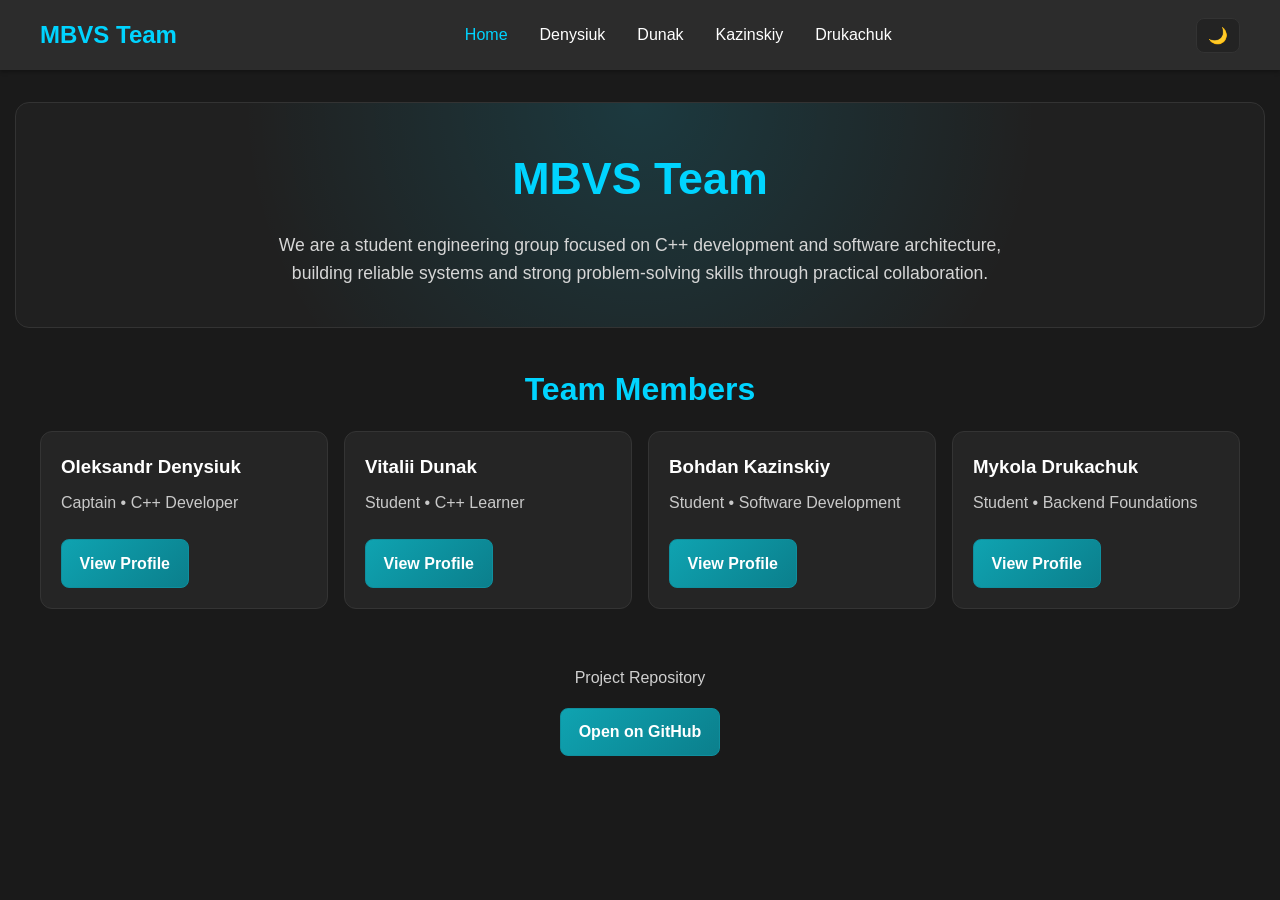
<file: index.html>
<!DOCTYPE html>
<html lang="en">
<head>
    <meta charset="UTF-8">
    <meta name="viewport" content="width=device-width, initial-scale=1.0">
    <title>MBVS Team</title>
    <link rel="stylesheet" href="style.css">
</head>
<body>
    <nav class="navbar">
        <div class="nav-container">
            <h2 class="nav-title">MBVS Team</h2>
            <ul class="nav-links">
                <li><a href="index.html" class="active" aria-current="page">Home</a></li>
                <li><a href="denisyuk.html">Denysiuk</a></li>
                <li><a href="Dunak.html">Dunak</a></li>
                <li><a href="kazinskiy.html">Kazinskiy</a></li>
                <li><a href="drukachuk.html">Drukachuk</a></li>
            </ul>
            <button class="theme-toggle-btn" id="theme-toggle" type="button" aria-label="Toggle theme">🌙</button>
        </div>
    </nav>

    <main>
        <section class="hero-section" aria-labelledby="hero-title">
            <h1 id="hero-title">MBVS Team</h1>
            <p>
                We are a student engineering group focused on C++ development and software architecture,
                building reliable systems and strong problem-solving skills through practical collaboration.
            </p>
        </section>

        <section class="members-section" aria-labelledby="members-title">
            <h2 id="members-title">Team Members</h2>
            <div class="members-grid">
                <article class="member-card">
                    <h3>Oleksandr Denysiuk</h3>
                    <p>Captain • C++ Developer</p>
                    <a class="btn-primary" href="denisyuk.html">View Profile</a>
                </article>

                <article class="member-card">
                    <h3>Vitalii Dunak</h3>
                    <p>Student • C++ Learner</p>
                    <a class="btn-primary" href="Dunak.html">View Profile</a>
                </article>

                <article class="member-card">
                    <h3>Bohdan Kazinskiy</h3>
                    <p>Student • Software Development</p>
                    <a class="btn-primary" href="kazinskiy.html">View Profile</a>
                </article>

                <article class="member-card">
                    <h3>Mykola Drukachuk</h3>
                    <p>Student • Backend Foundations</p>
                    <a class="btn-primary" href="drukachuk.html">View Profile</a>
                </article>
            </div>
        </section>
    </main>

    <footer class="home-footer">
        <p>Project Repository</p>
        <a class="btn-primary" href="https://github.com/Stranick7/softserve-homework" target="_blank" rel="noopener noreferrer">Open on GitHub</a>
    </footer>
    <script src="script.js"></script>
</body>
</html>
</file>
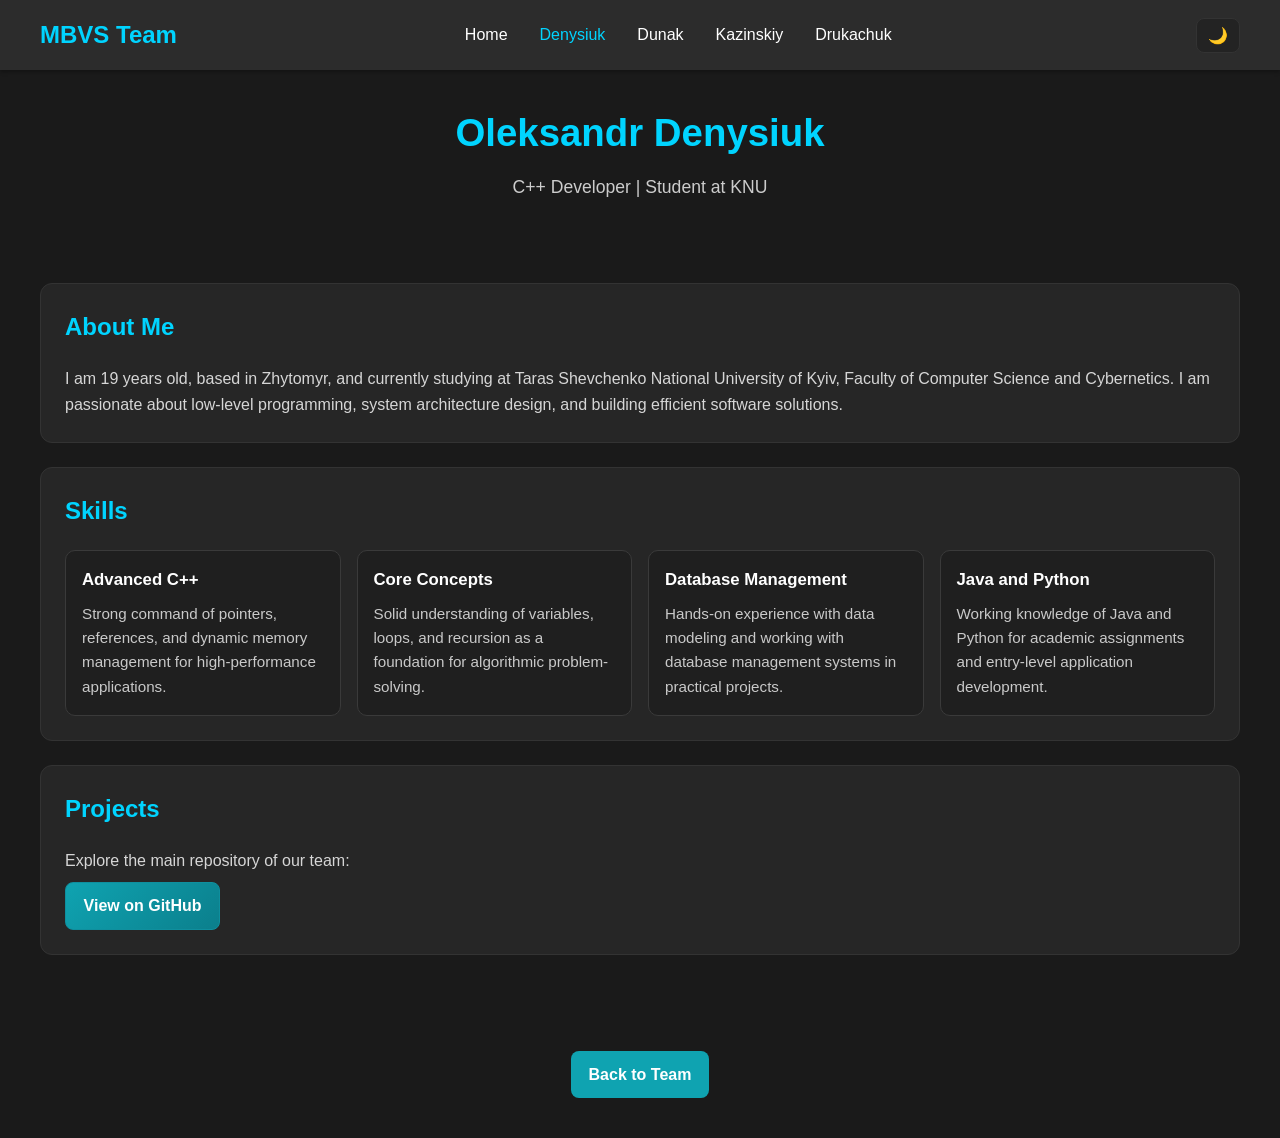
<file: denisyuk.html>
<!DOCTYPE html>
<html lang="en">
<head>
    <meta charset="UTF-8">
    <meta name="viewport" content="width=device-width, initial-scale=1.0">
    <title>Oleksandr Denysiuk – Profile</title>
    <link rel="stylesheet" href="style.css">
</head>
<body>
    <nav class="navbar">
        <div class="nav-container">
            <h2 class="nav-title">MBVS Team</h2>
            <ul class="nav-links">
                <li><a href="index.html">Home</a></li>
                <li><a href="denisyuk.html" class="active" aria-current="page">Denysiuk</a></li>
                <li><a href="Dunak.html">Dunak</a></li>
                <li><a href="kazinskiy.html">Kazinskiy</a></li>
                <li><a href="drukachuk.html">Drukachuk</a></li>
            </ul>
            <button class="theme-toggle-btn" id="theme-toggle" type="button" aria-label="Toggle theme">🌙</button>
        </div>
    </nav>

    <header class="profile-main profile-header">
        <h1>Oleksandr Denysiuk</h1>
        <p>C++ Developer | Student at KNU</p>
    </header>

    <main class="profile-main">
        <section class="profile-section" aria-labelledby="about-title">
            <h2 id="about-title">About Me</h2>
            <p>
                I am 19 years old, based in Zhytomyr, and currently studying at Taras Shevchenko National
                University of Kyiv, Faculty of Computer Science and Cybernetics. I am passionate about
                low-level programming, system architecture design, and building efficient software solutions.
            </p>
        </section>

        <section class="profile-section" aria-labelledby="skills-title">
            <h2 id="skills-title">Skills</h2>
            <div class="skills-grid">
                <article class="skill-card">
                    <h3>Advanced C++</h3>
                    <p>Strong command of pointers, references, and dynamic memory management for high-performance applications.</p>
                </article>
                <article class="skill-card">
                    <h3>Core Concepts</h3>
                    <p>Solid understanding of variables, loops, and recursion as a foundation for algorithmic problem-solving.</p>
                </article>
                <article class="skill-card">
                    <h3>Database Management</h3>
                    <p>Hands-on experience with data modeling and working with database management systems in practical projects.</p>
                </article>
                <article class="skill-card">
                    <h3>Java and Python</h3>
                    <p>Working knowledge of Java and Python for academic assignments and entry-level application development.</p>
                </article>
            </div>
        </section>

        <section class="profile-section" aria-labelledby="projects-title">
            <h2 id="projects-title">Projects</h2>
            <p>Explore the main repository of our team:</p>
            <a href="https://github.com/Stranick7/softserve-homework" target="_blank" rel="noopener noreferrer" class="btn-primary">View on GitHub</a>
        </section>
    </main>

    <footer class="page-footer">
        <a class="back-button" href="index.html">Back to Team</a>
    </footer>
    <script src="script.js"></script>
</body>
</html>
</file>
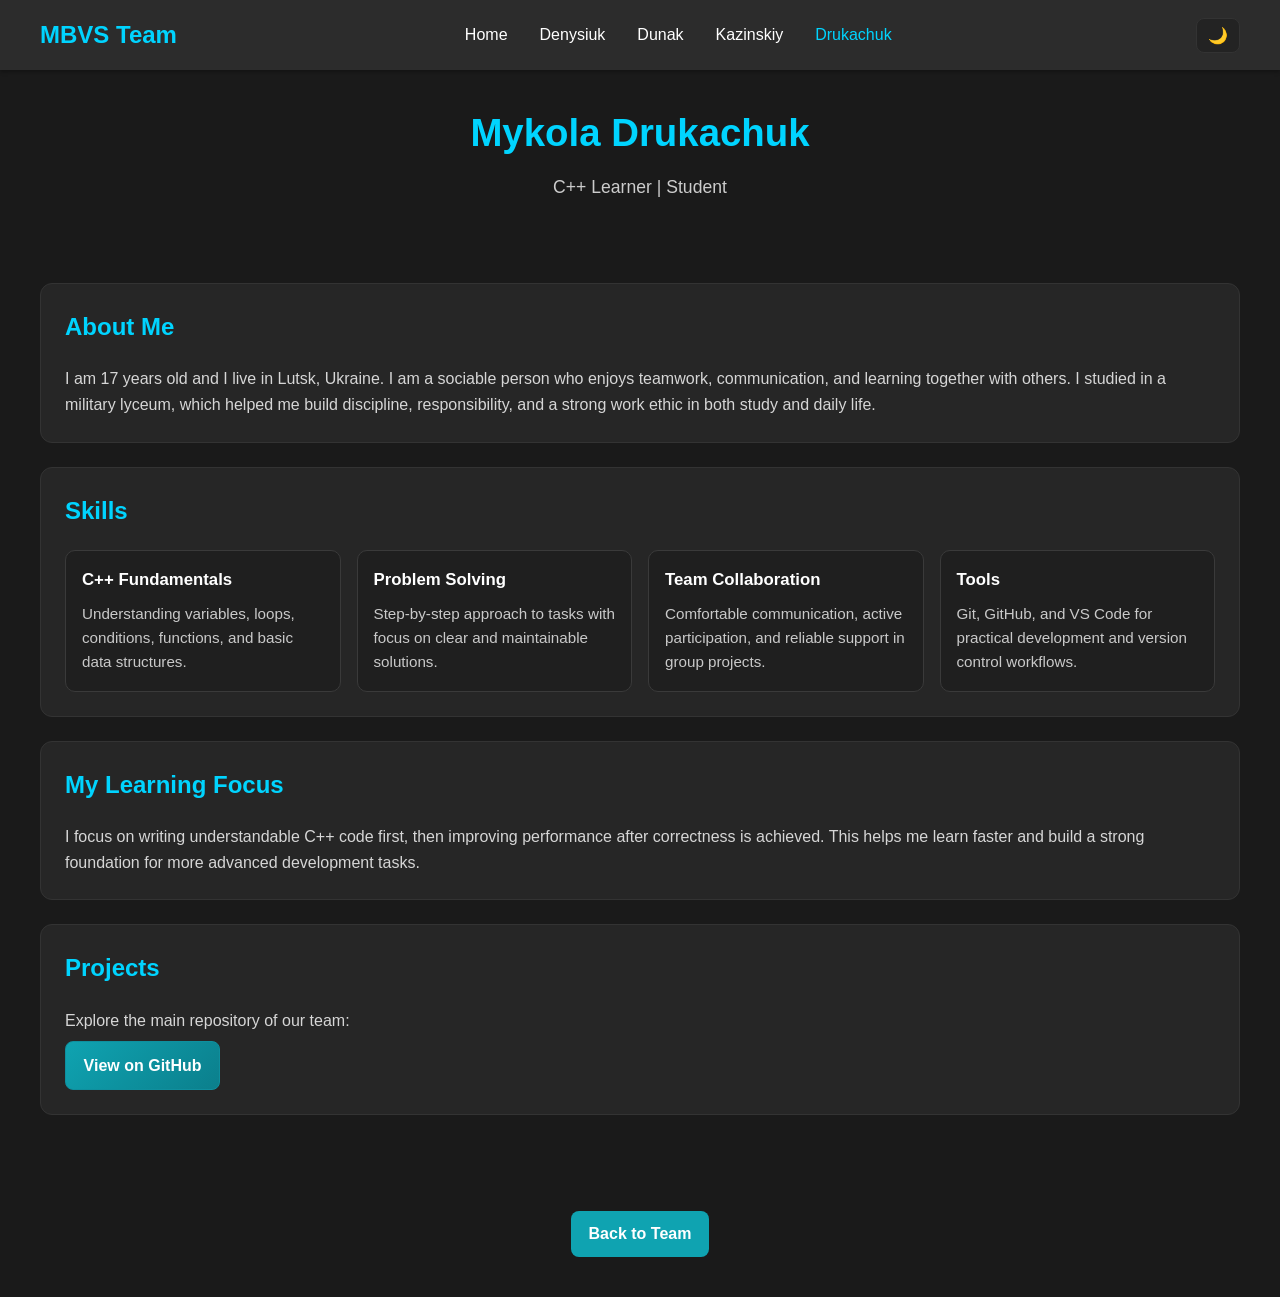
<file: drukachuk.html>
<!DOCTYPE html>
<html lang="en">
<head>
    <meta charset="UTF-8">
    <meta name="viewport" content="width=device-width, initial-scale=1.0">
    <title>Mykola Drukachuk - Profile</title>
    <link rel="stylesheet" href="style.css">
</head>
<body>
    <nav class="navbar">
        <div class="nav-container">
            <h2 class="nav-title">MBVS Team</h2>
            <ul class="nav-links">
                <li><a href="index.html">Home</a></li>
                <li><a href="denisyuk.html">Denysiuk</a></li>
                <li><a href="Dunak.html">Dunak</a></li>
                <li><a href="kazinskiy.html">Kazinskiy</a></li>
                <li><a href="drukachuk.html" class="active" aria-current="page">Drukachuk</a></li>
            </ul>
            <button class="theme-toggle-btn" id="theme-toggle" type="button" aria-label="Toggle theme">🌙</button>
        </div>
    </nav>

    <header class="profile-main profile-header">
        <h1>Mykola Drukachuk</h1>
        <p>C++ Learner | Student</p>
    </header>

    <main class="profile-main">
        <section class="profile-section" aria-labelledby="about-title">
            <h2 id="about-title">About Me</h2>
            <p>
                I am 17 years old and I live in Lutsk, Ukraine. I am a sociable person who enjoys teamwork,
                communication, and learning together with others. I studied in a military lyceum, which helped
                me build discipline, responsibility, and a strong work ethic in both study and daily life.
            </p>
        </section>

        <section class="profile-section" aria-labelledby="skills-title">
            <h2 id="skills-title">Skills</h2>
            <div class="skills-grid">
                <article class="skill-card">
                    <h3>C++ Fundamentals</h3>
                    <p>Understanding variables, loops, conditions, functions, and basic data structures.</p>
                </article>
                <article class="skill-card">
                    <h3>Problem Solving</h3>
                    <p>Step-by-step approach to tasks with focus on clear and maintainable solutions.</p>
                </article>
                <article class="skill-card">
                    <h3>Team Collaboration</h3>
                    <p>Comfortable communication, active participation, and reliable support in group projects.</p>
                </article>
                <article class="skill-card">
                    <h3>Tools</h3>
                    <p>Git, GitHub, and VS Code for practical development and version control workflows.</p>
                </article>
            </div>
        </section>

        <section class="profile-section" aria-labelledby="focus-title">
            <h2 id="focus-title">My Learning Focus</h2>
            <p>
                I focus on writing understandable C++ code first, then improving performance after correctness is achieved.
                This helps me learn faster and build a strong foundation for more advanced development tasks.
            </p>
        </section>

        <section class="profile-section" aria-labelledby="projects-title">
            <h2 id="projects-title">Projects</h2>
            <p>Explore the main repository of our team:</p>
            <a href="https://github.com/Stranick7/softserve-homework" target="_blank" rel="noopener noreferrer" class="btn-primary">View on GitHub</a>
        </section>
    </main>

    <footer class="page-footer">
        <a href="index.html" class="back-button">Back to Team</a>
    </footer>

    <script src="script.js"></script>
</body>
</html>
</file>
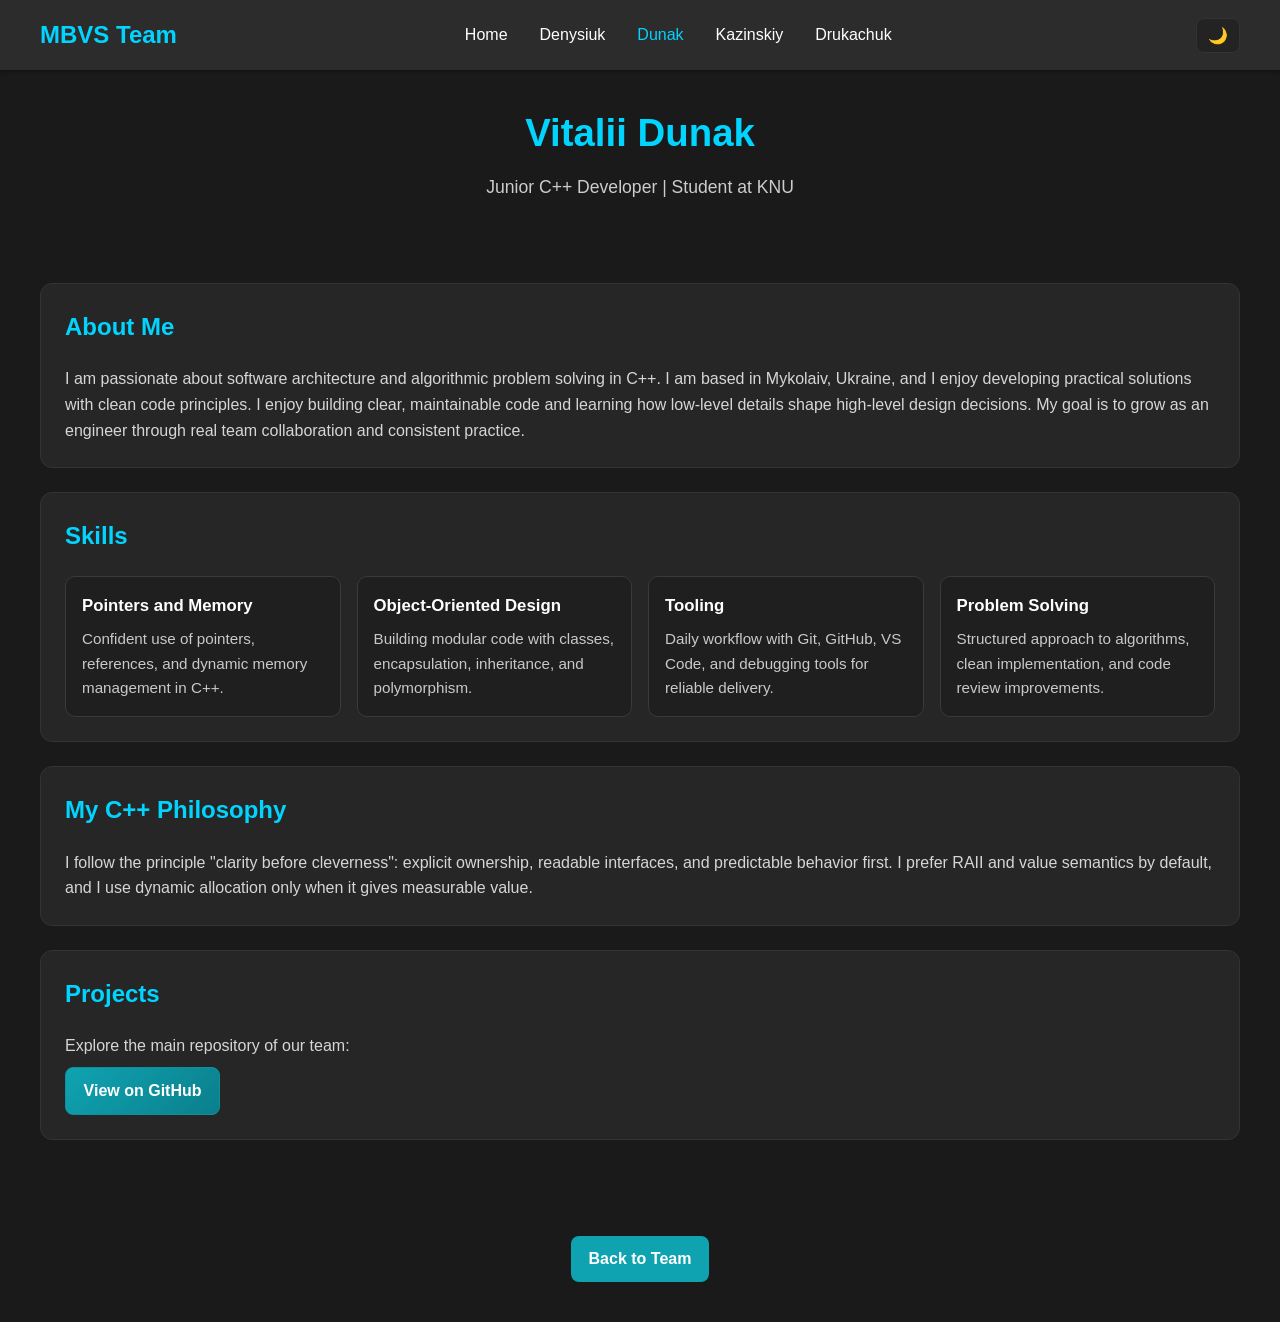
<file: Dunak.html>
<!DOCTYPE html>
<html lang="en">
<head>
    <meta charset="UTF-8">
    <meta name="viewport" content="width=device-width, initial-scale=1.0">
    <title>Vitalii Dunak - Profile</title>
    <link rel="stylesheet" href="style.css">
</head>
<body>
    <nav class="navbar">
        <div class="nav-container">
            <h2 class="nav-title">MBVS Team</h2>
            <ul class="nav-links">
                <li><a href="index.html">Home</a></li>
                <li><a href="denisyuk.html">Denysiuk</a></li>
                <li><a href="Dunak.html" class="active" aria-current="page">Dunak</a></li>
                <li><a href="kazinskiy.html">Kazinskiy</a></li>
                <li><a href="drukachuk.html">Drukachuk</a></li>
            </ul>
            <button class="theme-toggle-btn" id="theme-toggle" type="button" aria-label="Toggle theme">🌙</button>
        </div>
    </nav>

    <header class="profile-main profile-header" aria-labelledby="profile-title">
        <h1 id="profile-title">Vitalii Dunak</h1>
        <p>Junior C++ Developer | Student at KNU</p>
    </header>

    <main class="profile-main">
        <section class="profile-section" aria-labelledby="about-title">
            <h2 id="about-title">About Me</h2>
            <p>
                I am passionate about software architecture and algorithmic problem solving in C++.
                I am based in Mykolaiv, Ukraine, and I enjoy developing practical solutions with clean code principles.
                I enjoy building clear, maintainable code and learning how low-level details shape high-level design decisions.
                My goal is to grow as an engineer through real team collaboration and consistent practice.
            </p>
        </section>

        <section class="profile-section" aria-labelledby="skills-title">
            <h2 id="skills-title">Skills</h2>
            <div class="skills-grid">
                <article class="skill-card">
                    <h3>Pointers and Memory</h3>
                    <p>Confident use of pointers, references, and dynamic memory management in C++.</p>
                </article>

                <article class="skill-card">
                    <h3>Object-Oriented Design</h3>
                    <p>Building modular code with classes, encapsulation, inheritance, and polymorphism.</p>
                </article>

                <article class="skill-card">
                    <h3>Tooling</h3>
                    <p>Daily workflow with Git, GitHub, VS Code, and debugging tools for reliable delivery.</p>
                </article>

                <article class="skill-card">
                    <h3>Problem Solving</h3>
                    <p>Structured approach to algorithms, clean implementation, and code review improvements.</p>
                </article>
            </div>
        </section>

        <section class="profile-section" aria-labelledby="philosophy-title">
            <h2 id="philosophy-title">My C++ Philosophy</h2>
            <p>
                I follow the principle "clarity before cleverness": explicit ownership, readable interfaces,
                and predictable behavior first. I prefer RAII and value semantics by default, and I use
                dynamic allocation only when it gives measurable value.
            </p>
        </section>

        <section class="profile-section" aria-labelledby="projects-title">
            <h2 id="projects-title">Projects</h2>
            <p>Explore the main repository of our team:</p>
            <a href="https://github.com/Stranick7/softserve-homework" target="_blank" rel="noopener noreferrer" class="btn-primary">View on GitHub</a>
        </section>
    </main>

    <footer class="page-footer">
        <a class="back-button" href="index.html">Back to Team</a>
    </footer>

    <script src="script.js"></script>
</body>
</html>
</file>
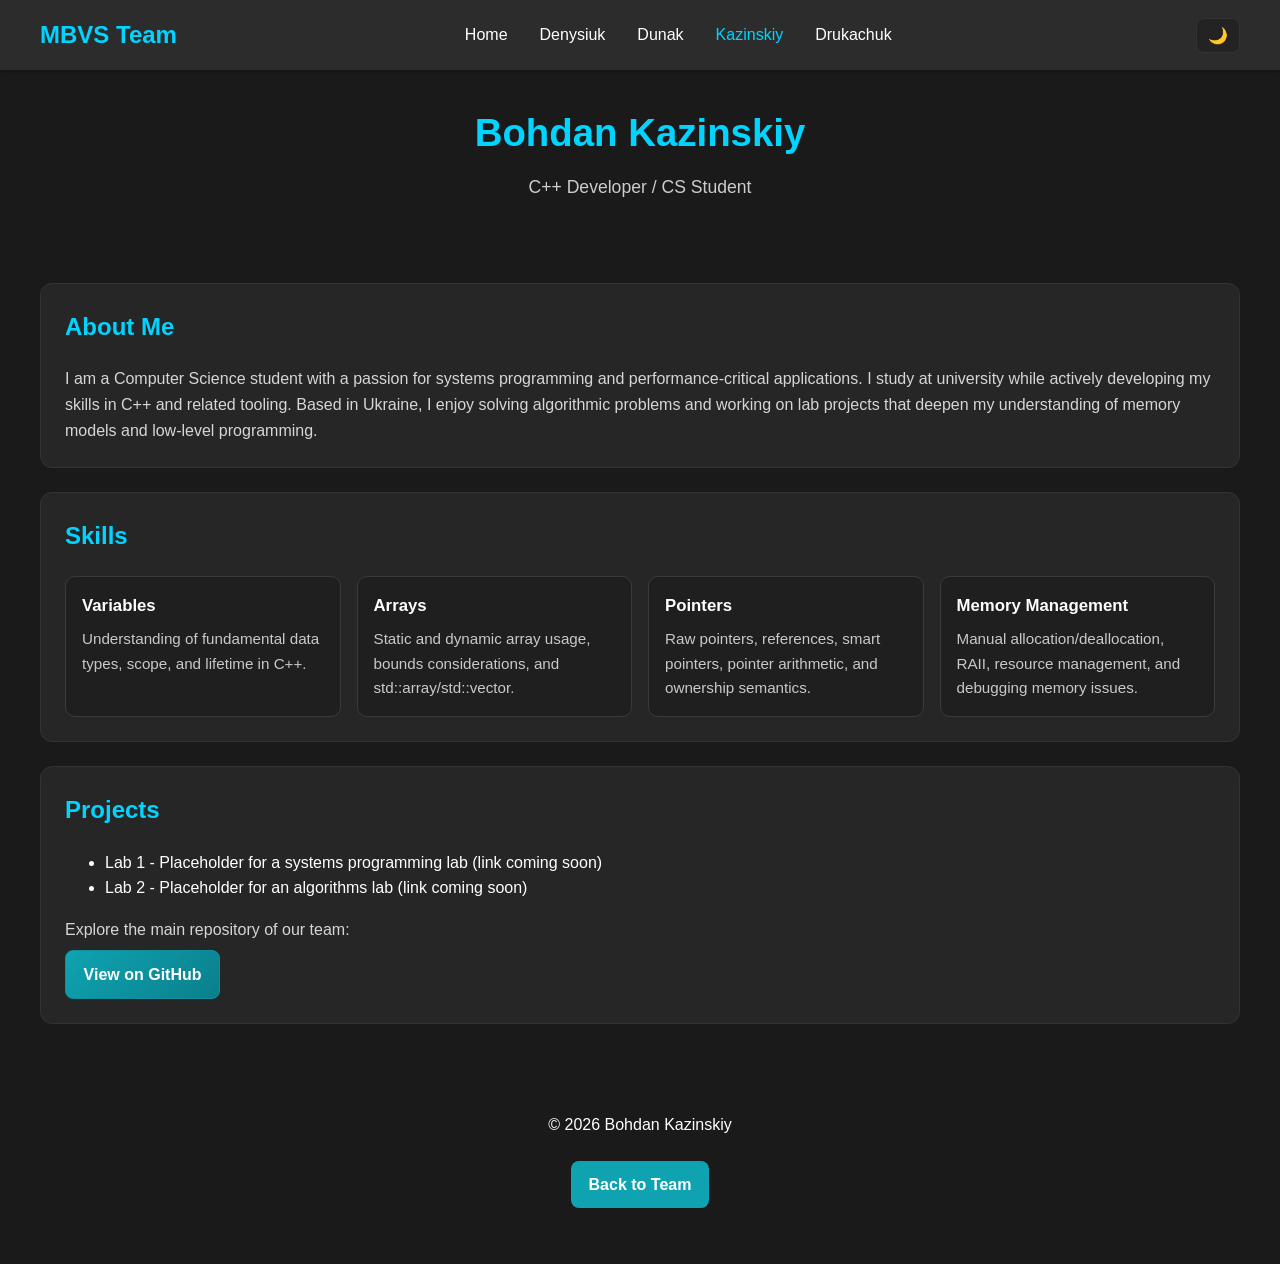
<file: kazinskiy.html>
<!DOCTYPE html>
<html lang="en">
<head>
    <meta charset="UTF-8">
     <title>Bohdan Kazinskiy — C++ Developer</title>
    <link rel="stylesheet" href="style.css">
    <meta name="viewport" content="width=device-width, initial-scale=1.0">
    <style>
        .profile-main {
            max-width: 1200px;
            margin: 2rem auto;
            padding: 0 1rem 2rem;
        }

        .profile-header {
            text-align: center;
            margin-bottom: 2rem;
        }

        .profile-header h1 {
            margin: 0;
            font-size: 2.4rem;
            color: var(--color-accent);
        }

        .profile-header p {
            margin-top: 0.6rem;
            font-size: 1.1rem;
            color: var(--color-text-muted);
        }

        .profile-section {
            background-color: var(--color-surface-panel);
            border: 1px solid var(--color-border);
            border-radius: 12px;
            padding: 1.5rem;
            margin-bottom: 1.5rem;
        }

        .profile-section h2 {
            margin-top: 0;
            color: var(--color-accent);
        }

        .profile-section p {
            margin-bottom: 0;
            color: var(--color-text-soft);
        }

        .skills-grid {
            display: grid;
            grid-template-columns: repeat(auto-fit, minmax(220px, 1fr));
            gap: 1rem;
        }

        .skill-card {
            background-color: var(--color-surface-skill);
            border: 1px solid var(--color-border-strong);
            border-radius: 10px;
            padding: 1rem;
        }

        .skill-card h3 {
            margin-top: 0;
            margin-bottom: 0.5rem;
            color: var(--color-text);
            font-size: 1.05rem;
        }

        .skill-card p {
            margin: 0;
            color: var(--color-text-subtle);
            font-size: 0.95rem;
        }

        .back-button {
            display: inline-block;
            margin-top: 0.5rem;
            padding: 0.65rem 1.1rem;
            border-radius: 8px;
            text-decoration: none;
            color: var(--color-text);
            background-color: var(--color-btn-gradient-start);
            transition: background-color 0.3s ease;
            font-weight: 600;
        }

        .back-button:hover {
            background-color: var(--color-btn-gradient-end);
        }

        .page-footer {
            text-align: center;
            padding: 0 1rem 2.5rem;
        }

        @media (max-width: 768px) {
            .profile-header h1 {
                font-size: 2rem;
            }
        }
    </style>
</head>
<body>
    <nav class="navbar">
        <div class="nav-container">
            <h2 class="nav-title">MBVS Team</h2>
            <ul class="nav-links">
                <li><a href="index.html">Home</a></li>
                <li><a href="denisyuk.html">Denysiuk</a></li>
                <li><a href="Dunak.html">Dunak</a></li>
                <li><a href="kazinskiy.html" class="active" aria-current="page">Kazinskiy</a></li>
                <li><a href="drukachuk.html">Drukachuk</a></li>
            </ul>
            <button class="theme-toggle-btn" id="theme-toggle" type="button" aria-label="Toggle theme">🌙</button>
        </div>
    </nav>

    <header class="profile-main profile-header">
        <h1>Bohdan Kazinskiy</h1>
        <p>C++ Developer / CS Student</p>
    </header>

    <main class="profile-main">
        <section id="about" class="profile-section" aria-labelledby="about-title">
            <h2 id="about-title">About Me</h2>
            <p>
                               I am a Computer Science student with a passion for systems programming and performance-critical applications.
                I study at university while actively developing my skills in C++ and related tooling. Based in Ukraine,
                I enjoy solving algorithmic problems and working on lab projects that deepen my understanding of memory models and low-level programming.
            </p>
        </section>

        <section id="skills" class="profile-section" aria-labelledby="skills-title">
            <h2 id="skills-title">Skills</h2>
            <div class="skills-grid">
                <article class="skill-card">
                    <h3>Variables</h3>
                    <p>Understanding of fundamental data types, scope, and lifetime in C++.</p>
                </article>

                <article class="skill-card">
                    <h3>Arrays</h3>
                    <p>Static and dynamic array usage, bounds considerations, and std::array/std::vector.</p>
                </article>

                <article class="skill-card">
                    <h3>Pointers</h3>
                    <p>Raw pointers, references, smart pointers, pointer arithmetic, and ownership semantics.</p>
                </article>

                <article class="skill-card">
                    <h3>Memory Management</h3>
                    <p>Manual allocation/deallocation, RAII, resource management, and debugging memory issues.</p>
                </article>
            </div>
        </section>

        <section id="projects" class="profile-section" aria-labelledby="projects-title">
            <h2 id="projects-title">Projects</h2>
            <ul>
                <li>Lab 1 - Placeholder for a systems programming lab (link coming soon)</li>
                <li>Lab 2 - Placeholder for an algorithms lab (link coming soon)</li>
            </ul>
            <p>Explore the main repository of our team:</p>
            <a href="https://github.com/Stranick7/softserve-homework" target="_blank" rel="noopener noreferrer" class="btn-primary">View on GitHub</a>
        </section>
    </main>

    <footer class="page-footer">
        <p>&copy; 2026 Bohdan Kazinskiy</p>
        <p>
            <a href="index.html" class="back-button">Back to Team</a>
        </p>
          </footer>
    <script src="script.js"></script>
</body>
</html>
</file>
<file: style.css>
/* Modern Dark Theme Styles */
:root {
    --color-bg: #1a1a1a;
    --color-text: #ffffff;
    --color-navbar-bg: #2c2c2c;
    --color-accent: #00d4ff;
    --color-border: #333333;
    --color-border-soft: #343434;
    --color-border-strong: #3a3a3a;
    --color-surface-hero: #202020;
    --color-surface-card: #252525;
    --color-surface-panel: #262626;
    --color-surface-skill: #1f1f1f;
    --color-text-muted: #cccccc;
    --color-text-soft: #d6d6d6;
    --color-text-subtle: #c9c9c9;
    --color-text-footer: #cfcfcf;
    --color-btn-text: #ffffff;
    --color-btn-border: #0f8f9e;
    --color-btn-gradient-start: #0fa3b1;
    --color-btn-gradient-end: #0b7f8c;
    --color-btn-gradient-hover-start: #11b7c6;
    --color-btn-gradient-hover-end: #0d919f;
    --hero-glow-start: rgba(0, 212, 255, 0.14);
    --hero-glow-end: rgba(0, 212, 255, 0);
    --shadow-navbar: 0 2px 4px rgba(0, 0, 0, 0.3);
    --shadow-card-hover: 0 10px 24px rgba(0, 0, 0, 0.28);
    --shadow-accent: 0 6px 16px rgba(15, 163, 177, 0.25);
    --toggle-bg: #232323;
    --toggle-hover-bg: #2e2e2e;
}

.light-theme {
    --color-bg: #f4f7fb;
    --color-text: #1a2a33;
    --color-navbar-bg: #e6edf5;
    --color-accent: #007f91;
    --color-border: #c7d4e2;
    --color-border-soft: #cedae7;
    --color-border-strong: #bac9d8;
    --color-surface-hero: #ffffff;
    --color-surface-card: #ffffff;
    --color-surface-panel: #ffffff;
    --color-surface-skill: #f7fafc;
    --color-text-muted: #405766;
    --color-text-soft: #395160;
    --color-text-subtle: #4a6170;
    --color-text-footer: #3e5563;
    --color-btn-text: #ffffff;
    --color-btn-border: #0c8696;
    --color-btn-gradient-start: #12a6b5;
    --color-btn-gradient-end: #0f8a99;
    --color-btn-gradient-hover-start: #14b8c8;
    --color-btn-gradient-hover-end: #117e8d;
    --hero-glow-start: rgba(0, 127, 145, 0.12);
    --hero-glow-end: rgba(0, 127, 145, 0);
    --shadow-navbar: 0 2px 8px rgba(20, 40, 60, 0.12);
    --shadow-card-hover: 0 10px 24px rgba(20, 40, 60, 0.14);
    --shadow-accent: 0 6px 16px rgba(18, 166, 181, 0.25);
    --toggle-bg: #dce6f0;
    --toggle-hover-bg: #cfdbea;
}

body {
    font-family: 'Segoe UI', Tahoma, Geneva, Verdana, sans-serif;
    margin: 0;
    padding: 0;
    background-color: var(--color-bg);
    color: var(--color-text);
    line-height: 1.6;
}

/* Navbar Styles */
.navbar {
    background-color: var(--color-navbar-bg);
    padding: 1rem 0;
    box-shadow: var(--shadow-navbar);
}

.nav-container {
    max-width: 1200px;
    margin: 0 auto;
    padding: 0 1rem;
    display: flex;
    justify-content: space-between;
    align-items: center;
    flex-wrap: wrap;
}

.nav-title {
    margin: 0;
    font-size: 1.5rem;
    color: var(--color-accent);
}

.nav-links {
    list-style: none;
    margin: 0;
    padding: 0;
    display: flex;
    gap: 2rem;
}

.nav-links li a {
    color: var(--color-text);
    text-decoration: none;
    font-weight: 500;
    transition: color 0.3s ease;
}

.nav-links li a:hover {
    color: var(--color-accent);
}

.nav-links li a.active {
    color: var(--color-accent);
}

.theme-toggle-btn {
    margin-left: 1rem;
    padding: 0.45rem 0.7rem;
    border: 1px solid var(--color-border);
    border-radius: 8px;
    background-color: var(--toggle-bg);
    color: var(--color-text);
    cursor: pointer;
    font-size: 1rem;
    transition: background-color 0.3s ease, border-color 0.3s ease;
}

.theme-toggle-btn:hover {
    background-color: var(--toggle-hover-bg);
    border-color: var(--color-accent);
}

.theme-toggle-btn:focus-visible {
    outline: 2px solid var(--color-accent);
    outline-offset: 2px;
}

.btn-primary {
    display: inline-block;
    margin-top: 0.5rem;
    padding: 0.65rem 1.1rem;
    border-radius: 8px;
    border: 1px solid var(--color-btn-border);
    text-decoration: none;
    color: var(--color-btn-text);
    background: linear-gradient(135deg, var(--color-btn-gradient-start), var(--color-btn-gradient-end));
    font-weight: 600;
    transition: background 0.3s ease, transform 0.2s ease, box-shadow 0.3s ease;
}

.btn-primary:hover {
    background: linear-gradient(135deg, var(--color-btn-gradient-hover-start), var(--color-btn-gradient-hover-end));
    box-shadow: var(--shadow-accent);
    transform: translateY(-1px);
}

.btn-primary:focus-visible {
    outline: 2px solid var(--color-accent);
    outline-offset: 2px;
}

/* Team Section Styles */
.team-section {
    max-width: 1200px;
    margin: 2rem auto;
    padding: 2rem 1rem;
    text-align: center;
}

.team-section h1 {
    font-size: 2.5rem;
    margin-bottom: 1rem;
    color: var(--color-accent);
}

.team-section p {
    font-size: 1.2rem;
    max-width: 600px;
    margin: 0 auto;
    color: var(--color-text-muted);
}

.hero-section {
    max-width: 1200px;
    margin: 2rem auto 1rem;
    padding: 2.5rem 1.5rem;
    text-align: center;
    background: radial-gradient(circle at top, var(--hero-glow-start), var(--hero-glow-end) 60%), var(--color-surface-hero);
    border: 1px solid var(--color-border);
    border-radius: 14px;
}

.hero-section h1 {
    margin: 0;
    font-size: 2.8rem;
    color: var(--color-accent);
}

.hero-section p {
    max-width: 780px;
    margin: 1rem auto 0;
    font-size: 1.1rem;
    color: var(--color-text-soft);
}

.members-section {
    max-width: 1200px;
    margin: 0 auto;
    padding: 1.2rem 1rem 2rem;
}

.members-section h2 {
    margin-top: 0;
    margin-bottom: 1rem;
    color: var(--color-accent);
    text-align: center;
    font-size: 2rem;
}

.members-grid {
    display: grid;
    grid-template-columns: repeat(auto-fit, minmax(240px, 1fr));
    gap: 1rem;
}

.member-card {
    background-color: var(--color-surface-card);
    border: 1px solid var(--color-border-soft);
    border-radius: 12px;
    padding: 1.25rem;
    transition: transform 0.2s ease, border-color 0.3s ease, box-shadow 0.3s ease;
}

.member-card:hover {
    transform: translateY(-3px);
    border-color: var(--color-btn-border);
    box-shadow: var(--shadow-card-hover);
}

.member-card h3 {
    margin-top: 0;
    margin-bottom: 0.5rem;
    color: var(--color-text);
}

.member-card p {
    margin-top: 0;
    margin-bottom: 1rem;
    color: var(--color-text-subtle);
}

.home-footer {
    text-align: center;
    padding: 0.5rem 1rem 2.5rem;
}

.home-footer p {
    color: var(--color-text-footer);
    margin-bottom: 0.6rem;
}

/* Profile Page Styles */
.profile-main {
    max-width: 1200px;
    margin: 2rem auto;
    padding: 0 1rem 2rem;
}

.profile-header {
    text-align: center;
    margin-bottom: 2rem;
}

.profile-header h1 {
    margin: 0;
    font-size: 2.4rem;
    color: var(--color-accent);
}

.profile-header p {
    margin-top: 0.6rem;
    font-size: 1.1rem;
    color: var(--color-text-muted);
}

.profile-section {
    background-color: var(--color-surface-panel);
    border: 1px solid var(--color-border);
    border-radius: 12px;
    padding: 1.5rem;
    margin-bottom: 1.5rem;
}

.profile-section h2 {
    margin-top: 0;
    color: var(--color-accent);
}

.profile-section p {
    margin-bottom: 0;
    color: var(--color-text-soft);
}

.skills-grid {
    display: grid;
    grid-template-columns: repeat(auto-fit, minmax(220px, 1fr));
    gap: 1rem;
}

.skill-card {
    background-color: var(--color-surface-skill);
    border: 1px solid var(--color-border-strong);
    border-radius: 10px;
    padding: 1rem;
}

.skill-card h3 {
    margin-top: 0;
    margin-bottom: 0.5rem;
    color: var(--color-text);
    font-size: 1.05rem;
}

.skill-card p {
    margin: 0;
    color: var(--color-text-subtle);
    font-size: 0.95rem;
}

.back-button {
    display: inline-block;
    margin-top: 0.5rem;
    padding: 0.65rem 1.1rem;
    border-radius: 8px;
    text-decoration: none;
    color: var(--color-btn-text);
    background-color: var(--color-btn-gradient-start);
    transition: background-color 0.3s ease;
    font-weight: 600;
}

.back-button:hover {
    background-color: var(--color-btn-gradient-end);
}

.page-footer {
    text-align: center;
    padding: 0 1rem 2.5rem;
}

/* Responsive Design */
@media (max-width: 768px) {
    .nav-container {
        flex-direction: column;
        align-items: flex-start;
    }

    .nav-title {
        margin-bottom: 1rem;
    }

    .nav-links {
        flex-direction: column;
        gap: 1rem;
        width: 100%;
    }

    .nav-links li {
        width: 100%;
    }

    .nav-links li a {
        display: block;
        padding: 0.5rem 0;
    }

    .theme-toggle-btn {
        margin-left: 0;
        margin-top: 0.5rem;
    }

    .team-section h1 {
        font-size: 2rem;
    }

    .team-section p {
        font-size: 1rem;
    }

    .hero-section h1 {
        font-size: 2.2rem;
    }

    .hero-section p {
        font-size: 1rem;
    }

    .members-section h2 {
        font-size: 1.7rem;
    }

    .profile-header h1 {
        font-size: 2rem;
    }
}
</file>
